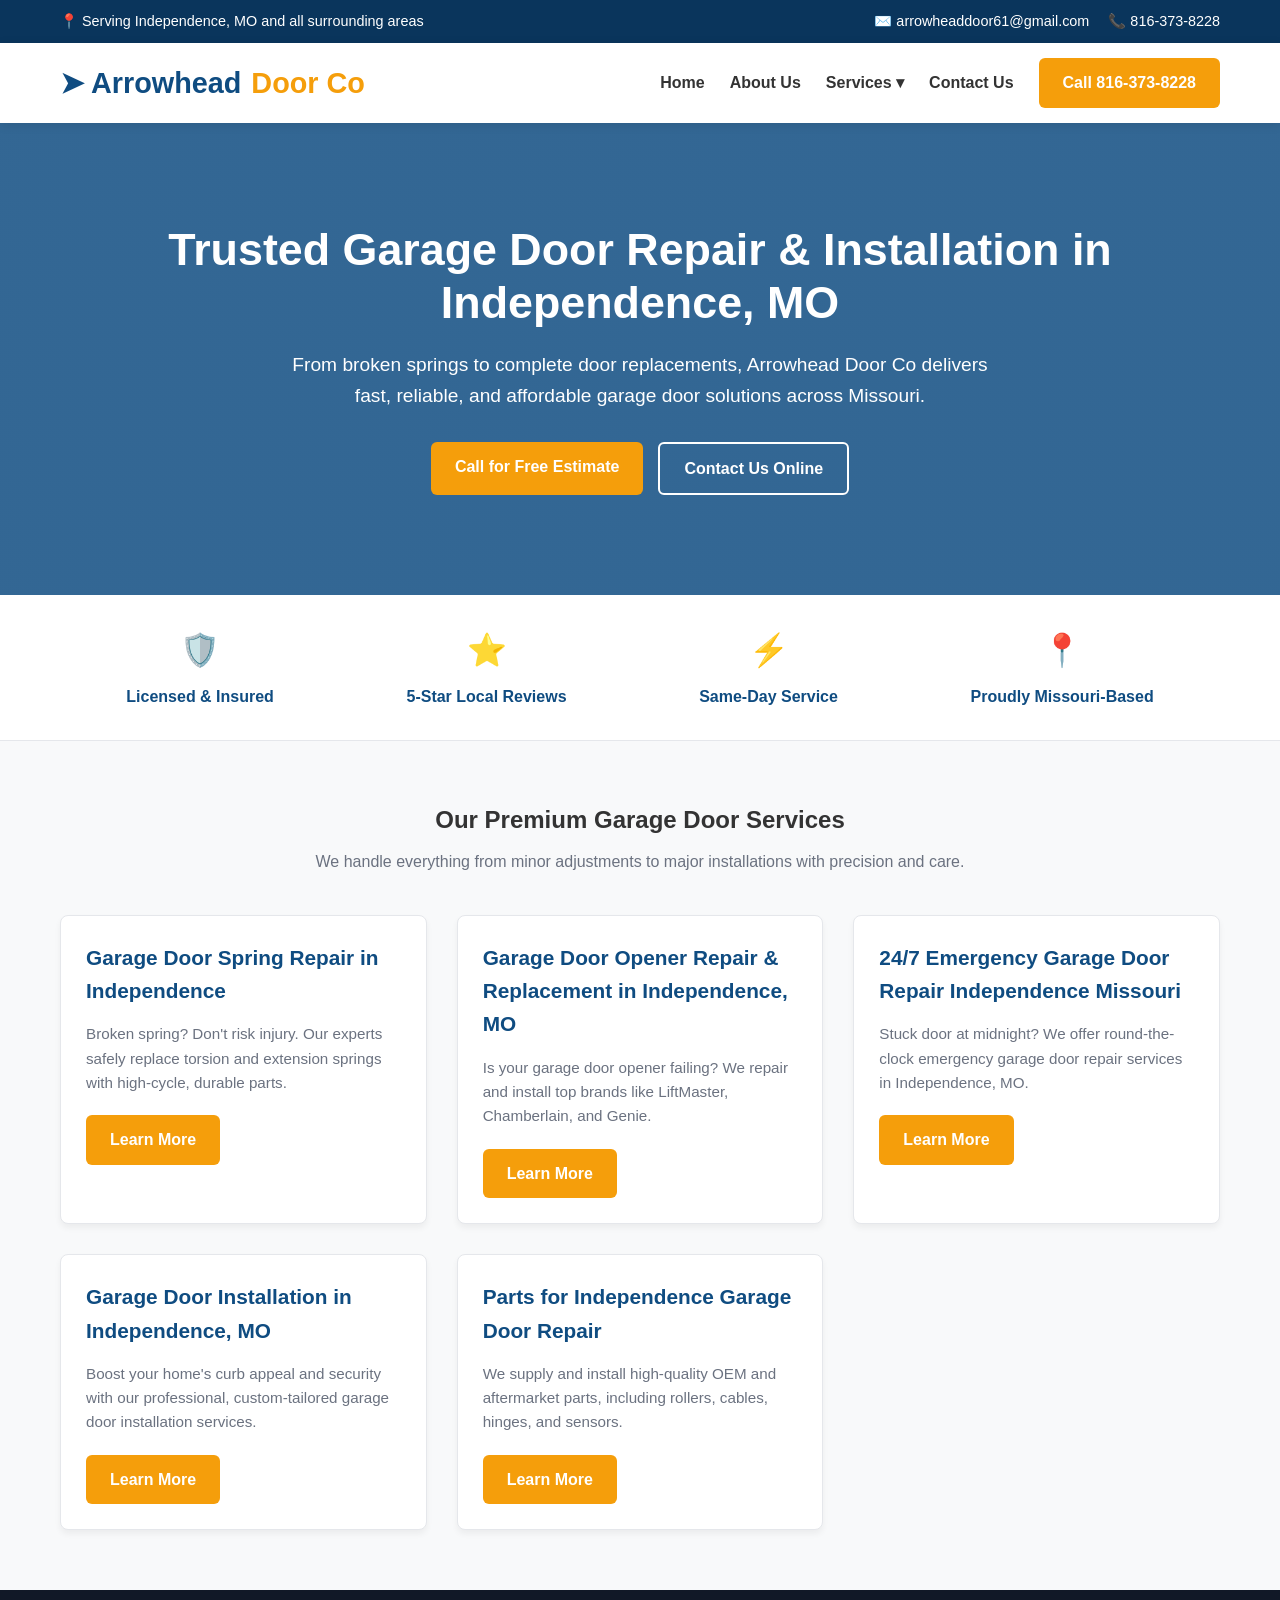
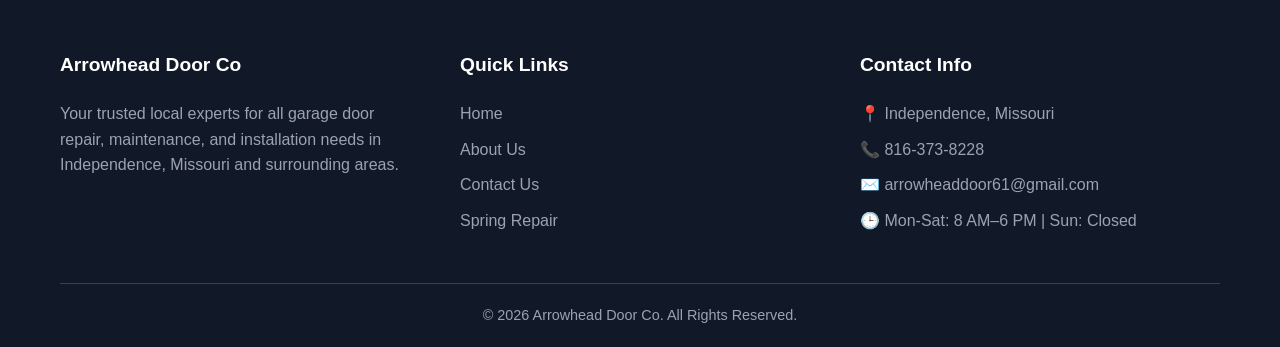
<file: index.html>
<!DOCTYPE html>
<html lang="en">
<head>
    <meta charset="UTF-8">
    <meta name="viewport" content="width=device-width, initial-scale=1.0">
    <title>Garage Door Repair & Installation in Independence, MO | Arrowhead Door Co</title>
    <meta name="description" content="Arrowhead Door Co provides expert garage door spring repair, opener replacement, and 24/7 emergency service in Independence, MO. Call 816-373-8228 for a free estimate.">
    <link rel="stylesheet" href="style.css">
    <script type="application/ld+json">
    {
      "@context": "https://schema.org",
      "@type": "LocalBusiness",
      "name": "Arrowhead Door Co",
      "image": "https://arrowheadkc.com/logo.png",
      "telephone": "816-373-8228",
      "email": "arrowheaddoor61@gmail.com",
      "address": {
        "@type": "PostalAddress",
        "addressLocality": "Independence",
        "addressRegion": "MO",
        "addressCountry": "US"
      },
      "openingHours": "Mo-Sa 08:00-18:00",
      "priceRange": "$$"
    }
    </script>
</head>
<body>
    <div class="top-bar">
        <div class="container">
            <span>📍 Serving Independence, MO and all surrounding areas</span>
            <div>
                <a href="mailto:arrowheaddoor61@gmail.com">✉️ arrowheaddoor61@gmail.com</a>
                <a href="tel:8163738228">📞 816-373-8228</a>
            </div>
        </div>
    </div>
    <header>
        <div class="nav-container">
            <a href="https://arrowheadkc.com/" class="logo">➤ Arrowhead <span>Door Co</span></a>
            <nav>
                <ul>
                    <li><a href="index.html">Home</a></li>
                    <li><a href="about.html">About Us</a></li>
                    <li class="dropdown">
                        <a href="#">Services ▾</a>
                        <div class="dropdown-content">
                            <a href="garage-door-spring-repair.html">Garage Door Spring Repair in Independence</a>
                            <a href="garage-door-opener-repair.html">Garage Door Opener Repair & Replacement in Independence, MO</a>
                            <a href="emergency-garage-door-repair.html">24/7 Emergency Garage Door Repair Independence Missouri</a>
                            <a href="garage-door-installation.html">Garage Door Installation in Independence, MO</a>
                            <a href="parts-garage-door-repair.html">Parts for Independence Garage Door Repair</a>
                        </div>
                    </li>
                    <li><a href="contact.html">Contact Us</a></li>
                    <li><a href="tel:8163738228" class="btn btn-primary">Call 816-373-8228</a></li>
                </ul>
            </nav>
        </div>
    </header>

    <section class="hero">
        <div class="container">
            <h1>Trusted Garage Door Repair & Installation in Independence, MO</h1>
            <p>From broken springs to complete door replacements, Arrowhead Door Co delivers fast, reliable, and affordable garage door solutions across Missouri.</p>
            <div class="hero-btns">
                <a href="tel:8163738228" class="btn btn-primary">Call for Free Estimate</a>
                <a href="contact.html" class="btn btn-outline">Contact Us Online</a>
            </div>
        </div>
    </section>

    <div class="trust-badges">
        <div class="container" style="display:flex; justify-content:space-around; flex-wrap:wrap; width:100%;">
            <div class="badge"><span class="badge-icon">🛡️</span> Licensed & Insured</div>
            <div class="badge"><span class="badge-icon">⭐</span> 5-Star Local Reviews</div>
            <div class="badge"><span class="badge-icon">⚡</span> Same-Day Service</div>
            <div class="badge"><span class="badge-icon">📍</span> Proudly Missouri-Based</div>
        </div>
    </div>

    <section class="section-padding bg-light">
        <div class="container">
            <h2 class="text-center">Our Premium Garage Door Services</h2>
            <p class="text-center" style="max-width:700px; margin: 10px auto 40px; color: var(--text-light);">We handle everything from minor adjustments to major installations with precision and care.</p>
            <div class="services-grid">
                <div class="service-card">
                    <div class="service-card-body">
                        <h3>Garage Door Spring Repair in Independence</h3>
                        <p>Broken spring? Don't risk injury. Our experts safely replace torsion and extension springs with high-cycle, durable parts.</p>
                        <a href="https://arrowheadkc.com/garage-door-spring-repair-in-independence-expert-service-you-can-trust/" class="btn btn-primary">Learn More</a>
                    </div>
                </div>
                <div class="service-card">
                    <div class="service-card-body">
                        <h3>Garage Door Opener Repair & Replacement in Independence, MO</h3>
                        <p>Is your garage door opener failing? We repair and install top brands like LiftMaster, Chamberlain, and Genie.</p>
                        <a href="https://arrowheadkc.com/garage-door-opener-repair-independence-mo/" class="btn btn-primary">Learn More</a>
                    </div>
                </div>
                <div class="service-card">
                    <div class="service-card-body">
                        <h3>24/7 Emergency Garage Door Repair Independence Missouri</h3>
                        <p>Stuck door at midnight? We offer round-the-clock emergency garage door repair services in Independence, MO.</p>
                        <a href="https://arrowheadkc.com/24-7-emergency-garage-door-repair-independence-missouri/" class="btn btn-primary">Learn More</a>
                    </div>
                </div>
                <div class="service-card">
                    <div class="service-card-body">
                        <h3>Garage Door Installation in Independence, MO</h3>
                        <p>Boost your home's curb appeal and security with our professional, custom-tailored garage door installation services.</p>
                        <a href="https://arrowheadkc.com/garage-door-installation-in-independence-expert-service-you-can-trust/" class="btn btn-primary">Learn More</a>
                    </div>
                </div>
                <div class="service-card">
                    <div class="service-card-body">
                        <h3>Parts for Independence Garage Door Repair</h3>
                        <p>We supply and install high-quality OEM and aftermarket parts, including rollers, cables, hinges, and sensors.</p>
                        <a href="https://arrowheadkc.com/parts-for-independence-garage-door-repair/" class="btn btn-primary">Learn More</a>
                    </div>
                </div>
            </div>
        </div>
    </section>

    <footer>
        <div class="container">
            <div class="footer-grid">
                <div class="footer-col">
                    <h4>Arrowhead Door Co</h4>
                    <p>Your trusted local experts for all garage door repair, maintenance, and installation needs in Independence, Missouri and surrounding areas.</p>
                </div>
                <div class="footer-col">
                    <h4>Quick Links</h4>
                    <ul>
                        <li><a href="index.html">Home</a></li>
                        <li><a href="about.html">About Us</a></li>
                        <li><a href="contact.html">Contact Us</a></li>
                        <li><a href="https://arrowheadkc.com/garage-door-spring-repair-in-independence-expert-service-you-can-trust/">Spring Repair</a></li>
                    </ul>
                </div>
                <div class="footer-col">
                    <h4>Contact Info</h4>
                    <ul>
                        <li>📍 Independence, Missouri</li>
                        <li>📞 <a href="tel:8163738228">816-373-8228</a></li>
                        <li>✉️ <a href="mailto:arrowheaddoor61@gmail.com">arrowheaddoor61@gmail.com</a></li>
                        <li>🕒 Mon-Sat: 8 AM–6 PM | Sun: Closed</li>
                    </ul>
                </div>
            </div>
            <div class="copyright">
                &copy; 2026 Arrowhead Door Co. All Rights Reserved.
            </div>
        </div>
    </footer>
</body>
</html>
</file>
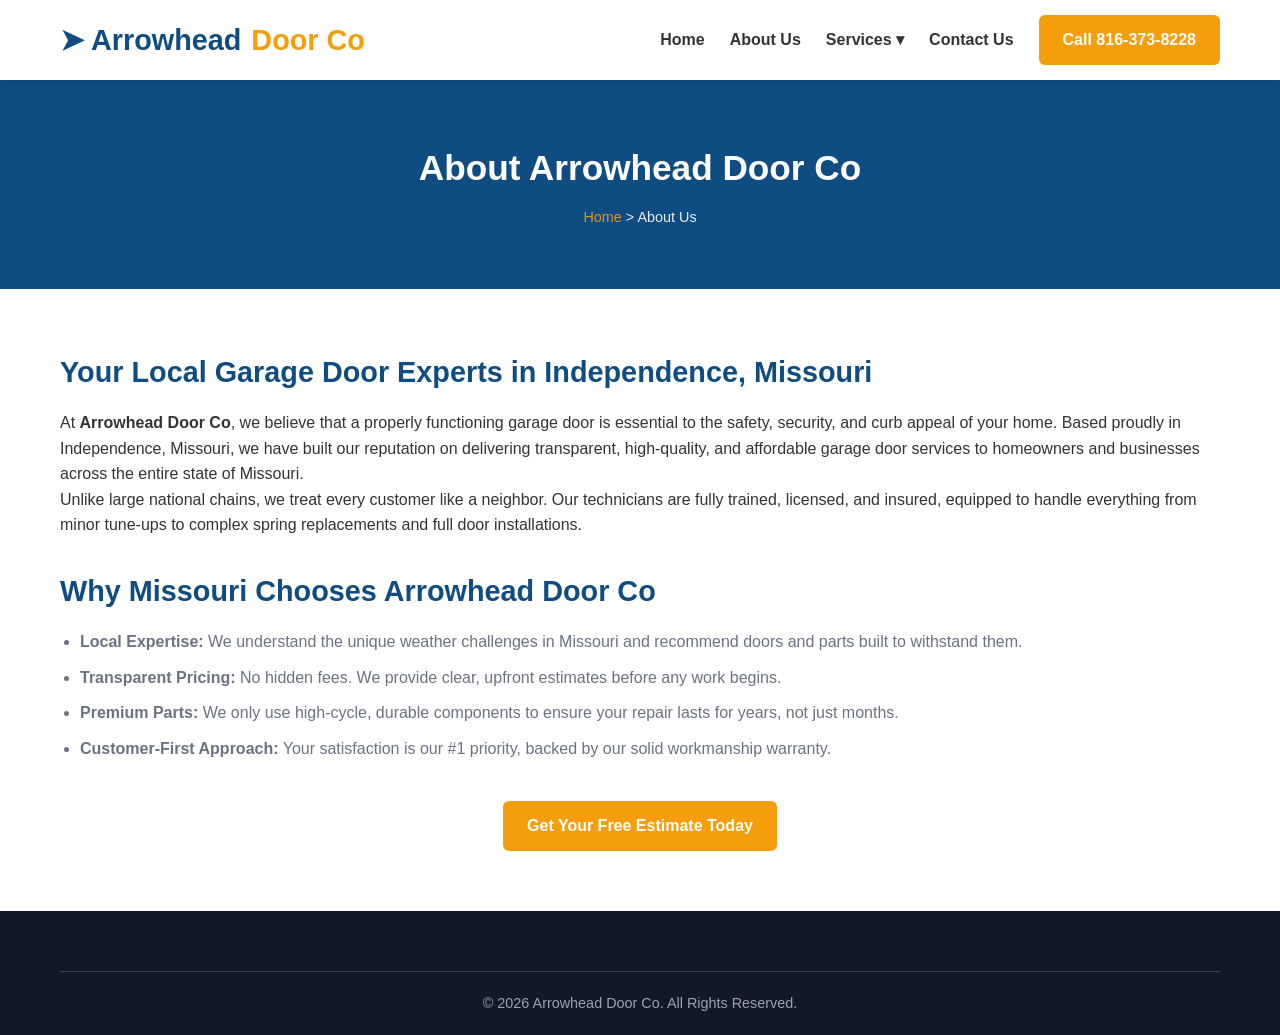
<file: about.html>
<!DOCTYPE html>
<html lang="en">
<head>
    <meta charset="UTF-8">
    <meta name="viewport" content="width=device-width, initial-scale=1.0">
    <title>About Us | Arrowhead Door Co - Independence, MO</title>
    <meta name="description" content="Learn about Arrowhead Door Co, Independence, MO's trusted local garage door repair and installation experts. Licensed, insured, and committed to quality.">
    <link rel="stylesheet" href="style.css">
</head>
<body>
    <!-- Include the same Header from index.html here -->
    <header>
        <div class="nav-container">
            <a href="index.html" class="logo">➤ Arrowhead <span>Door Co</span></a>
            <nav>
                <ul>
                    <li><a href="index.html">Home</a></li>
                    <li><a href="about.html">About Us</a></li>
                    <li class="dropdown">
                        <a href="#">Services ▾</a>
                        <div class="dropdown-content">
                            <a href="garage-door-spring-repair.html">Garage Door Spring Repair in Independence</a>
                            <a href="garage-door-opener-repair.html">Garage Door Opener Repair & Replacement in Independence, MO</a>
                            <a href="emergency-garage-door-repair.html">24/7 Emergency Garage Door Repair Independence Missouri</a>
                            <a href="garage-door-installation.html">Garage Door Installation in Independence, MO</a>
                            <a href="parts-garage-door-repair.html">Parts for Independence Garage Door Repair</a>
                        </div>
                    </li>
                    <li><a href="contact.html">Contact Us</a></li>
                    <li><a href="tel:8163738228" class="btn btn-primary">Call 816-373-8228</a></li>
                </ul>
            </nav>
        </div>
    </header>

    <div class="page-header">
        <div class="container">
            <h1>About Arrowhead Door Co</h1>
            <div class="breadcrumb"><a href="index.html">Home</a> > About Us</div>
        </div>
    </div>

    <section class="section-padding">
        <div class="container">
            <div class="content-block">
                <h2>Your Local Garage Door Experts in Independence, Missouri</h2>
                <p>At <strong>Arrowhead Door Co</strong>, we believe that a properly functioning garage door is essential to the safety, security, and curb appeal of your home. Based proudly in Independence, Missouri, we have built our reputation on delivering transparent, high-quality, and affordable garage door services to homeowners and businesses across the entire state of Missouri.</p>
                <p>Unlike large national chains, we treat every customer like a neighbor. Our technicians are fully trained, licensed, and insured, equipped to handle everything from minor tune-ups to complex spring replacements and full door installations.</p>
            </div>
            
            <div class="content-block">
                <h2>Why Missouri Chooses Arrowhead Door Co</h2>
                <ul>
                    <li><strong>Local Expertise:</strong> We understand the unique weather challenges in Missouri and recommend doors and parts built to withstand them.</li>
                    <li><strong>Transparent Pricing:</strong> No hidden fees. We provide clear, upfront estimates before any work begins.</li>
                    <li><strong>Premium Parts:</strong> We only use high-cycle, durable components to ensure your repair lasts for years, not just months.</li>
                    <li><strong>Customer-First Approach:</strong> Your satisfaction is our #1 priority, backed by our solid workmanship warranty.</li>
                </ul>
            </div>

            <div class="text-center" style="margin-top: 40px;">
                <a href="contact.html" class="btn btn-primary">Get Your Free Estimate Today</a>
            </div>
        </div>
    </section>

    <!-- Include the same Footer from index.html here -->
    <footer>
        <div class="container">
            <div class="copyright">&copy; 2026 Arrowhead Door Co. All Rights Reserved.</div>
        </div>
    </footer>
</body>
</html>
</file>
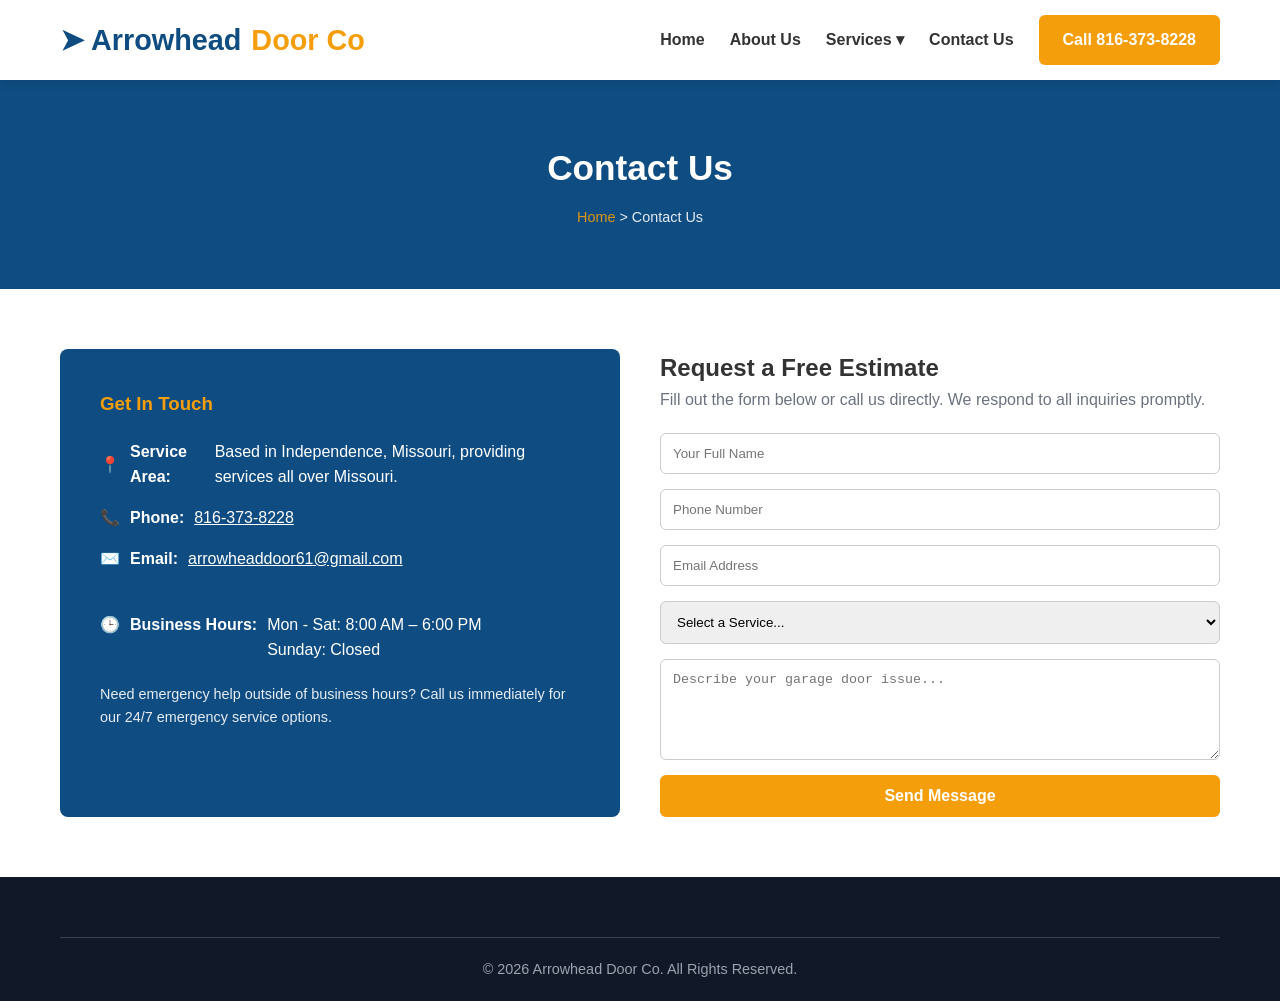
<file: contact.html>
<!DOCTYPE html>
<html lang="en">
<head>
    <meta charset="UTF-8">
    <meta name="viewport" content="width=device-width, initial-scale=1.0">
    <title>Contact Us | Arrowhead Door Co - 816-373-8228</title>
    <meta name="description" content="Contact Arrowhead Door Co for fast garage door repair in Independence, MO. Call 816-373-8228 or email us for a free, no-obligation estimate.">
    <link rel="stylesheet" href="style.css">
</head>
<body>
    <header>
        <div class="nav-container">
            <a href="index.html" class="logo">➤ Arrowhead <span>Door Co</span></a>
            <nav>
                <ul>
                    <li><a href="index.html">Home</a></li>
                    <li><a href="about.html">About Us</a></li>
                    <li class="dropdown">
                        <a href="#">Services ▾</a>
                        <div class="dropdown-content">
                            <a href="garage-door-spring-repair.html">Garage Door Spring Repair in Independence</a>
                            <a href="garage-door-opener-repair.html">Garage Door Opener Repair & Replacement in Independence, MO</a>
                            <a href="emergency-garage-door-repair.html">24/7 Emergency Garage Door Repair Independence Missouri</a>
                            <a href="garage-door-installation.html">Garage Door Installation in Independence, MO</a>
                            <a href="parts-garage-door-repair.html">Parts for Independence Garage Door Repair</a>
                        </div>
                    </li>
                    <li><a href="contact.html">Contact Us</a></li>
                    <li><a href="tel:8163738228" class="btn btn-primary">Call 816-373-8228</a></li>
                </ul>
            </nav>
        </div>
    </header>

    <div class="page-header">
        <div class="container">
            <h1>Contact Us</h1>
            <div class="breadcrumb"><a href="index.html">Home</a> > Contact Us</div>
        </div>
    </div>

    <section class="section-padding">
        <div class="container">
            <div class="contact-grid">
                <div class="contact-info-box">
                    <h3>Get In Touch</h3>
                    <p>📍 <strong>Service Area:</strong> Based in Independence, Missouri, providing services all over Missouri.</p>
                    <p>📞 <strong>Phone:</strong> <a href="tel:8163738228" style="color:white; text-decoration:underline;">816-373-8228</a></p>
                    <p>✉️ <strong>Email:</strong> <a href="mailto:arrowheaddoor61@gmail.com" style="color:white; text-decoration:underline;">arrowheaddoor61@gmail.com</a></p>
                    <p>🕒 <strong>Business Hours:</strong><br>Mon - Sat: 8:00 AM – 6:00 PM<br>Sunday: Closed</p>
                    <p style="margin-top:20px; font-size:0.9rem; opacity:0.9;">Need emergency help outside of business hours? Call us immediately for our 24/7 emergency service options.</p>
                </div>
                <div>
                    <h2>Request a Free Estimate</h2>
                    <p style="margin-bottom:20px; color:var(--text-light);">Fill out the form below or call us directly. We respond to all inquiries promptly.</p>
                    <form action="mailto:arrowheaddoor61@gmail.com" method="post" enctype="text/plain" style="display:flex; flex-direction:column; gap:15px;">
                        <input type="text" name="name" placeholder="Your Full Name" required style="padding:12px; border:1px solid #ccc; border-radius:6px;">
                        <input type="tel" name="phone" placeholder="Phone Number" required style="padding:12px; border:1px solid #ccc; border-radius:6px;">
                        <input type="email" name="email" placeholder="Email Address" required style="padding:12px; border:1px solid #ccc; border-radius:6px;">
                        <select name="service" style="padding:12px; border:1px solid #ccc; border-radius:6px;">
                            <option value="">Select a Service...</option>
                            <option value="Spring Repair">Spring Repair</option>
                            <option value="Opener Repair">Opener Repair & Replacement</option>
                            <option value="Emergency">24/7 Emergency Repair</option>
                            <option value="Installation">New Installation</option>
                            <option value="Parts">Parts Needed</option>
                        </select>
                        <textarea name="message" rows="5" placeholder="Describe your garage door issue..." required style="padding:12px; border:1px solid #ccc; border-radius:6px;"></textarea>
                        <button type="submit" class="btn btn-primary" style="border:none; font-size:1rem;">Send Message</button>
                    </form>
                </div>
            </div>
        </div>
    </section>

    <footer>
        <div class="container">
            <div class="copyright">&copy; 2026 Arrowhead Door Co. All Rights Reserved.</div>
        </div>
    </footer>
</body>
</html>
</file>
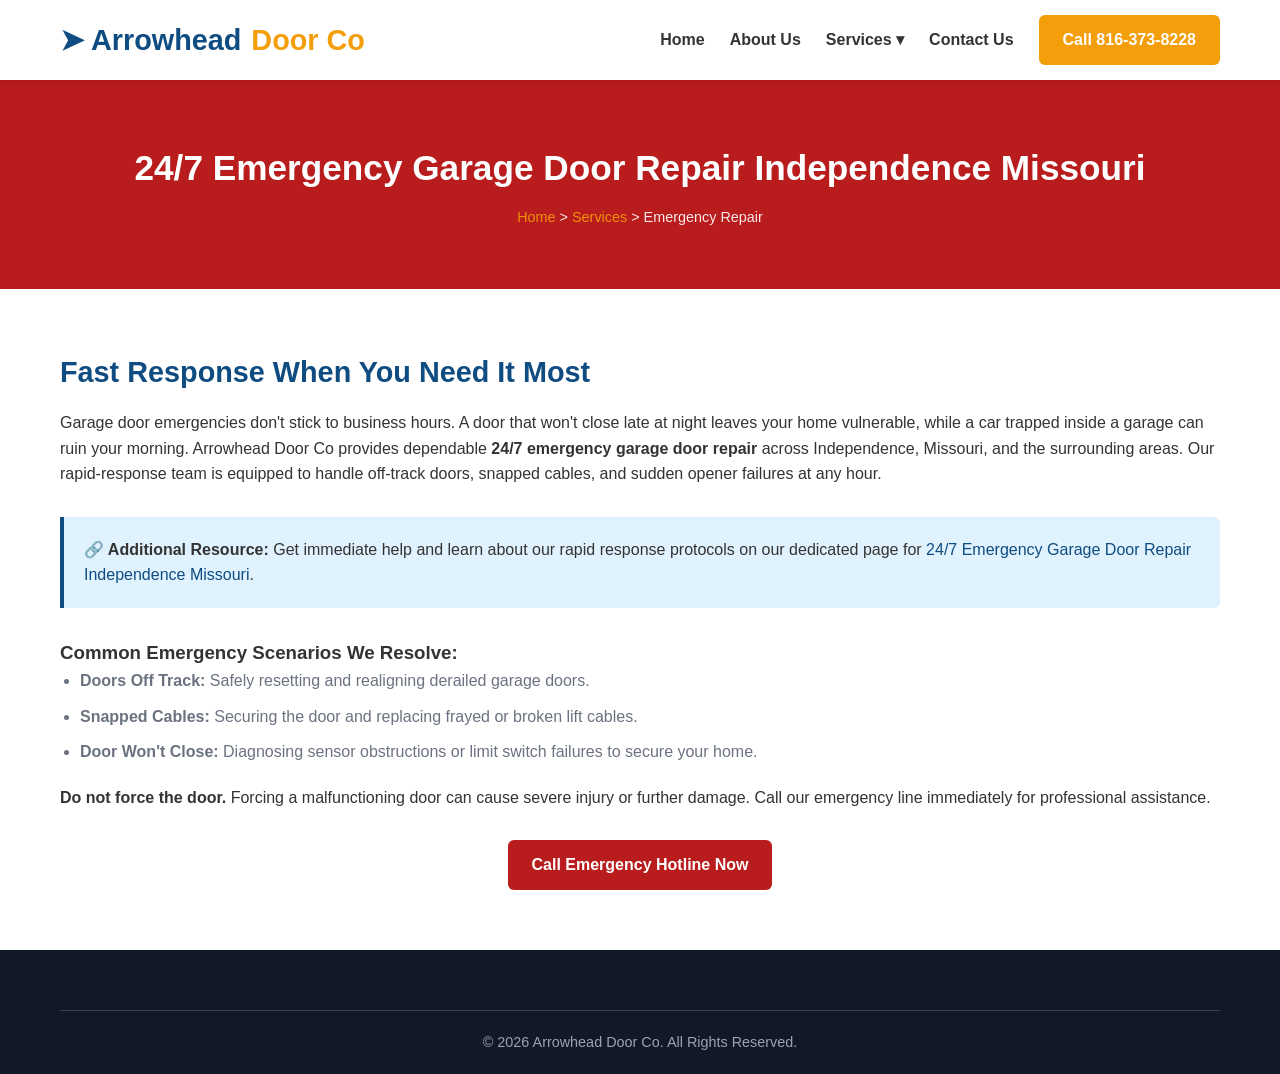
<file: emergency-garage-door-repair.html>
<!DOCTYPE html>
<html lang="en">
<head>
    <meta charset="UTF-8">
    <meta name="viewport" content="width=device-width, initial-scale=1.0">
    <title>24/7 Emergency Garage Door Repair Independence Missouri</title>
    <meta name="description" content="Stuck garage door? Arrowhead Door Co offers 24/7 emergency garage door repair in Independence, Missouri. Fast, reliable, and safe service. Call now.">
    <link rel="stylesheet" href="style.css">
</head>
<body>
    <header><div class="nav-container"><a href="index.html" class="logo">➤ Arrowhead <span>Door Co</span></a><nav><ul><li><a href="index.html">Home</a></li><li><a href="about.html">About Us</a></li><li class="dropdown"><a href="#">Services ▾</a><div class="dropdown-content"><a href="https://arrowheadkc.com/garage-door-spring-repair-in-independence-expert-service-you-can-trust/">Spring Repair</a><a href="https://arrowheadkc.com/garage-door-opener-repair-independence-mo/">Opener Repair & Replacement</a><a href="https://arrowheadkc.com/24-7-emergency-garage-door-repair-independence-missouri/">24/7 Emergency Repair</a><a href="https://arrowheadkc.com/garage-door-installation-in-independence-expert-service-you-can-trust/">New Installation</a><a href="https://arrowheadkc.com/parts-for-independence-garage-door-repair/">Garage Door Parts</a></div></li><li><a href="contact.html">Contact Us</a></li><li><a href="tel:8163738228" class="btn btn-primary">Call 816-373-8228</a></li></ul></nav></div></header>

    <div class="page-header" style="background: #b91c1c;"><div class="container"><h1>24/7 Emergency Garage Door Repair Independence Missouri</h1><div class="breadcrumb"><a href="index.html">Home</a> > <a href="#">Services</a> > Emergency Repair</div></div></div>

    <section class="section-padding">
        <div class="container">
            <div class="content-block">
                <h2>Fast Response When You Need It Most</h2>
                <p>Garage door emergencies don't stick to business hours. A door that won't close late at night leaves your home vulnerable, while a car trapped inside a garage can ruin your morning. Arrowhead Door Co provides dependable <strong>24/7 emergency garage door repair</strong> across Independence, Missouri, and the surrounding areas. Our rapid-response team is equipped to handle off-track doors, snapped cables, and sudden opener failures at any hour.</p>
                
                <div class="external-link-box">
                    <strong>🔗 Additional Resource:</strong> Get immediate help and learn about our rapid response protocols on our dedicated page for <a href="https://arrowheadkc.com/24-7-emergency-garage-door-repair-independence-missouri/" target="_blank" rel="noopener">24/7 Emergency Garage Door Repair Independence Missouri</a>.
                </div>

                <h3>Common Emergency Scenarios We Resolve:</h3>
                <ul>
                    <li><strong>Doors Off Track:</strong> Safely resetting and realigning derailed garage doors.</li>
                    <li><strong>Snapped Cables:</strong> Securing the door and replacing frayed or broken lift cables.</li>
                    <li><strong>Door Won't Close:</strong> Diagnosing sensor obstructions or limit switch failures to secure your home.</li>
                </ul>
                <p><strong>Do not force the door.</strong> Forcing a malfunctioning door can cause severe injury or further damage. Call our emergency line immediately for professional assistance.</p>
            </div>
            <div class="text-center"><a href="tel:8163738228" class="btn btn-primary" style="background:#b91c1c;">Call Emergency Hotline Now</a></div>
        </div>
    </section>
    <footer><div class="container"><div class="copyright">&copy; 2026 Arrowhead Door Co. All Rights Reserved.</div></div></footer>
</body>
</html>
</file>
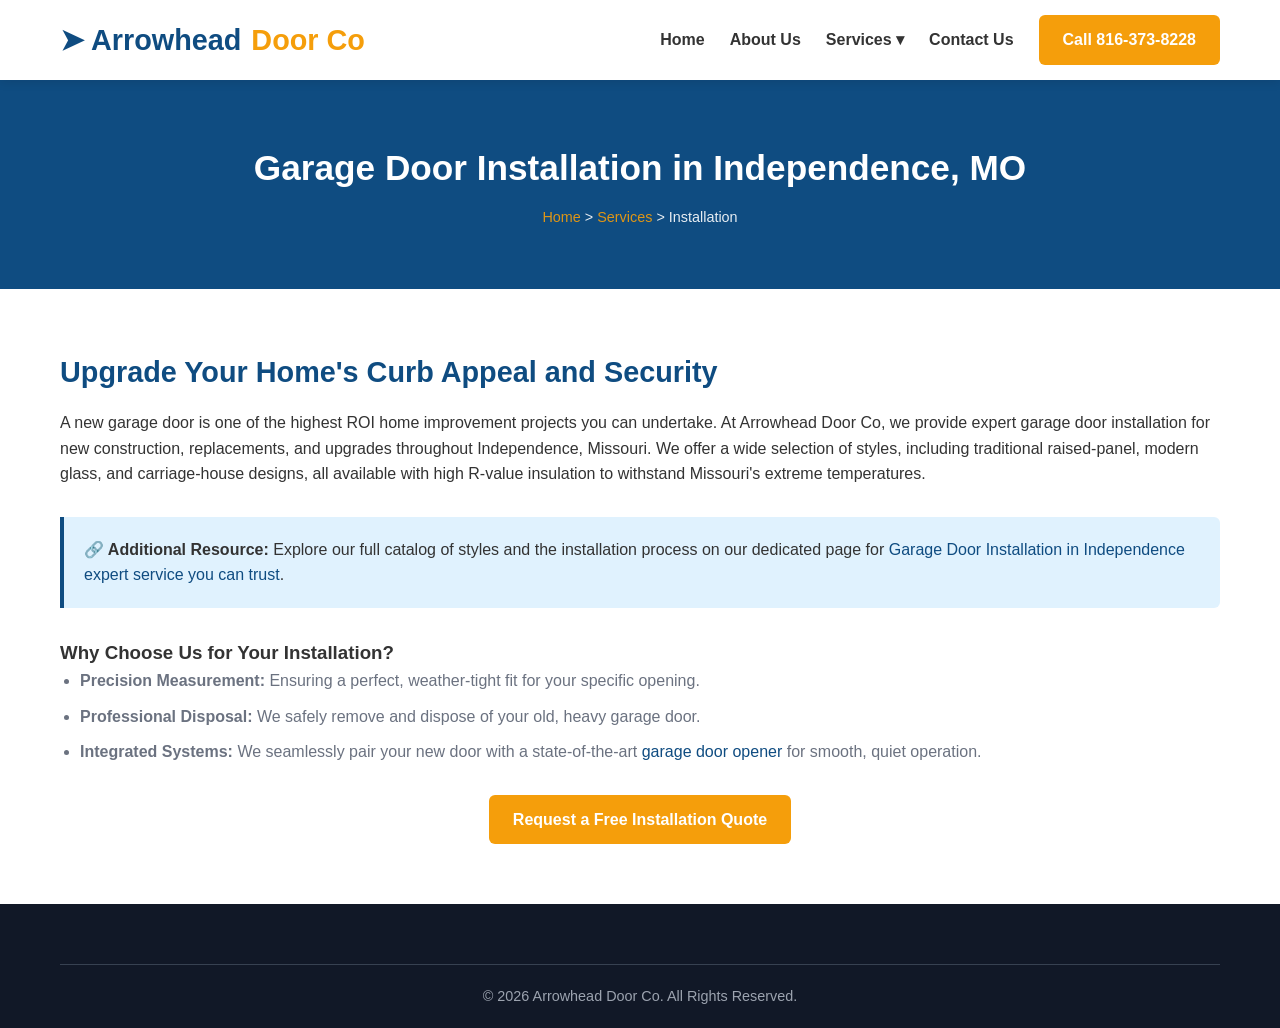
<file: garage-door-installation.html>
<!DOCTYPE html>
<html lang="en">
<head>
    <meta charset="UTF-8">
    <meta name="viewport" content="width=device-width, initial-scale=1.0">
    <title>Garage Door Installation in Independence, MO | Arrowhead Door Co</title>
    <meta name="description" content="Professional garage door installation in Independence, MO. Boost curb appeal and security with custom, insulated doors from Arrowhead Door Co.">
    <link rel="stylesheet" href="style.css">
</head>
<body>
    <header><div class="nav-container"><a href="index.html" class="logo">➤ Arrowhead <span>Door Co</span></a><nav><ul><li><a href="index.html">Home</a></li><li><a href="about.html">About Us</a></li><li class="dropdown"><a href="#">Services ▾</a><div class="dropdown-content"><a href="https://arrowheadkc.com/garage-door-spring-repair-in-independence-expert-service-you-can-trust/">Spring Repair</a><a href="https://arrowheadkc.com/garage-door-opener-repair-independence-mo/">Opener Repair & Replacement</a><a href="https://arrowheadkc.com/24-7-emergency-garage-door-repair-independence-missouri/">24/7 Emergency Repair</a><a href="https://arrowheadkc.com/garage-door-installation-in-independence-expert-service-you-can-trust/">New Installation</a><a href="https://arrowheadkc.com/parts-for-independence-garage-door-repair/">Garage Door Parts</a></div></li><li><a href="contact.html">Contact Us</a></li><li><a href="tel:8163738228" class="btn btn-primary">Call 816-373-8228</a></li></ul></nav></div></header>

    <div class="page-header"><div class="container"><h1>Garage Door Installation in Independence, MO</h1><div class="breadcrumb"><a href="index.html">Home</a> > <a href="#">Services</a> > Installation</div></div></div>

    <section class="section-padding">
        <div class="container">
            <div class="content-block">
                <h2>Upgrade Your Home's Curb Appeal and Security</h2>
                <p>A new garage door is one of the highest ROI home improvement projects you can undertake. At Arrowhead Door Co, we provide expert garage door installation for new construction, replacements, and upgrades throughout Independence, Missouri. We offer a wide selection of styles, including traditional raised-panel, modern glass, and carriage-house designs, all available with high R-value insulation to withstand Missouri's extreme temperatures.</p>
                
                <div class="external-link-box">
                    <strong>🔗 Additional Resource:</strong> Explore our full catalog of styles and the installation process on our dedicated page for <a href="https://arrowheadkc.com/garage-door-installation-in-independence-expert-service-you-can-trust/" target="_blank" rel="noopener">Garage Door Installation in Independence expert service you can trust</a>.
                </div>

                <h3>Why Choose Us for Your Installation?</h3>
                <ul>
                    <li><strong>Precision Measurement:</strong> Ensuring a perfect, weather-tight fit for your specific opening.</li>
                    <li><strong>Professional Disposal:</strong> We safely remove and dispose of your old, heavy garage door.</li>
                    <li><strong>Integrated Systems:</strong> We seamlessly pair your new door with a state-of-the-art <a href="https://arrowheadkc.com/garage-door-opener-repair-independence-mo/">garage door opener</a> for smooth, quiet operation.</li>
                </ul>
            </div>
            <div class="text-center"><a href="contact.html" class="btn btn-primary">Request a Free Installation Quote</a></div>
        </div>
    </section>
    <footer><div class="container"><div class="copyright">&copy; 2026 Arrowhead Door Co. All Rights Reserved.</div></div></footer>
</body>
</html>
</file>
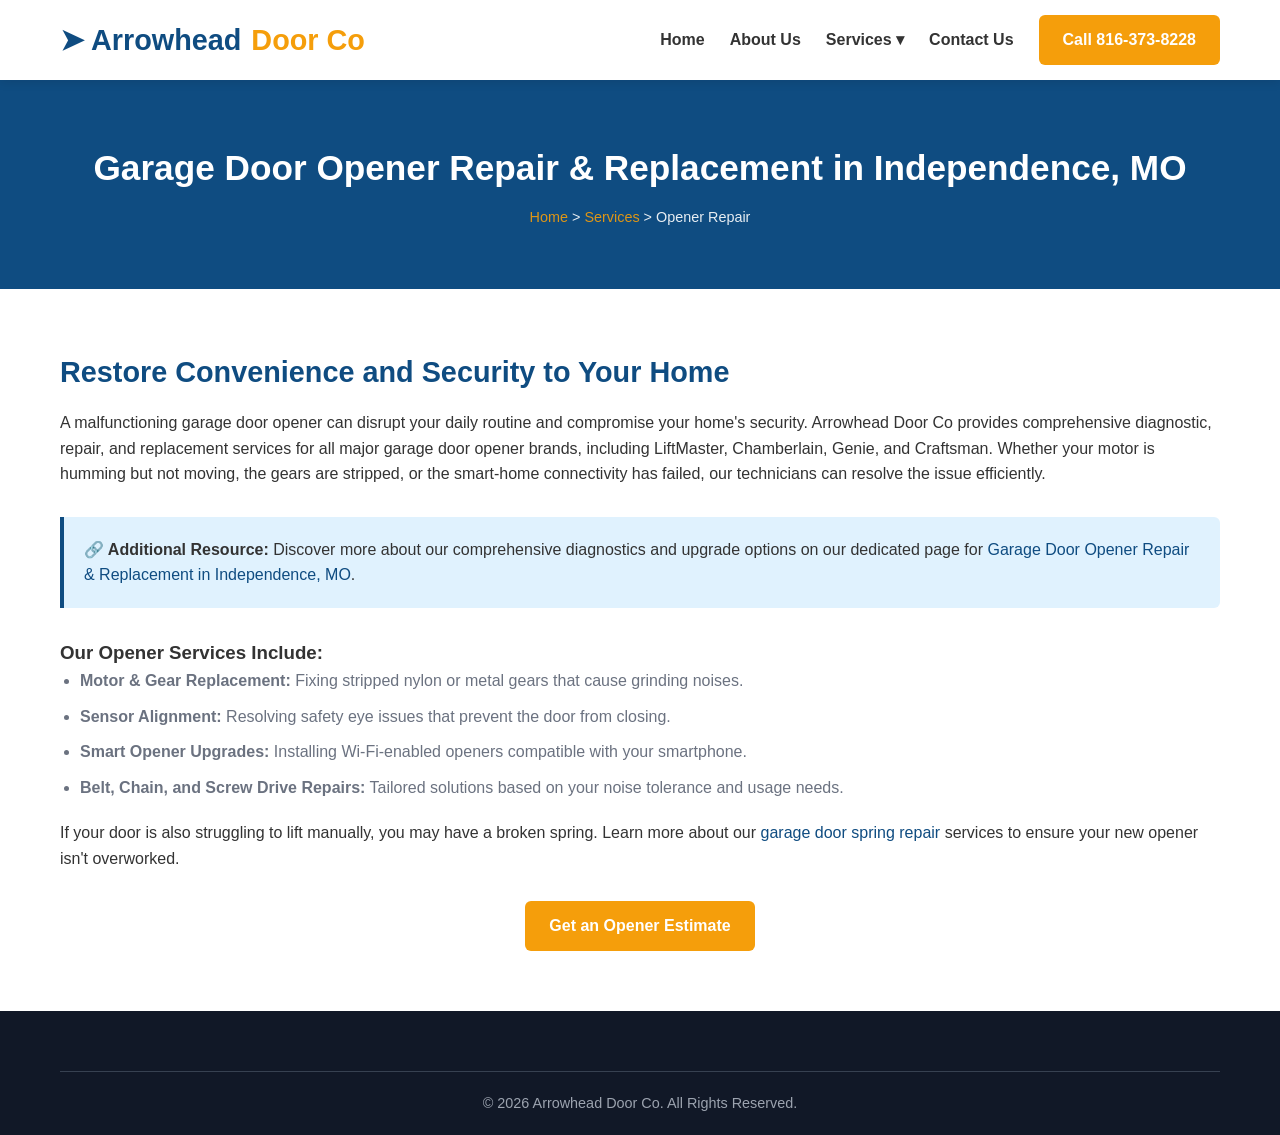
<file: garage-door-opener-repair.html>
<!DOCTYPE html>
<html lang="en">
<head>
    <meta charset="UTF-8">
    <meta name="viewport" content="width=device-width, initial-scale=1.0">
    <title>Garage Door Opener Repair & Replacement Independence, MO</title>
    <meta name="description" content="Expert garage door opener repair and replacement in Independence, MO. We service LiftMaster, Chamberlain, Genie & more. Call Arrowhead Door Co today.">
    <link rel="stylesheet" href="style.css">
</head>
<body>
    <header><div class="nav-container"><a href="index.html" class="logo">➤ Arrowhead <span>Door Co</span></a><nav><ul><li><a href="index.html">Home</a></li><li><a href="about.html">About Us</a></li><li class="dropdown"><a href="#">Services ▾</a><div class="dropdown-content"><a href="https://arrowheadkc.com/garage-door-spring-repair-in-independence-expert-service-you-can-trust/">Spring Repair</a><a href="https://arrowheadkc.com/garage-door-opener-repair-independence-mo/">Opener Repair & Replacement</a><a href="https://arrowheadkc.com/24-7-emergency-garage-door-repair-independence-missouri/">24/7 Emergency Repair</a><a href="https://arrowheadkc.com/garage-door-installation-in-independence-expert-service-you-can-trust/">New Installation</a><a href="https://arrowheadkc.com/parts-for-independence-garage-door-repair/">Garage Door Parts</a></div></li><li><a href="contact.html">Contact Us</a></li><li><a href="tel:8163738228" class="btn btn-primary">Call 816-373-8228</a></li></ul></nav></div></header>

    <div class="page-header"><div class="container"><h1>Garage Door Opener Repair & Replacement in Independence, MO</h1><div class="breadcrumb"><a href="index.html">Home</a> > <a href="#">Services</a> > Opener Repair</div></div></div>

    <section class="section-padding">
        <div class="container">
            <div class="content-block">
                <h2>Restore Convenience and Security to Your Home</h2>
                <p>A malfunctioning garage door opener can disrupt your daily routine and compromise your home's security. Arrowhead Door Co provides comprehensive diagnostic, repair, and replacement services for all major garage door opener brands, including LiftMaster, Chamberlain, Genie, and Craftsman. Whether your motor is humming but not moving, the gears are stripped, or the smart-home connectivity has failed, our technicians can resolve the issue efficiently.</p>
                
                <div class="external-link-box">
                    <strong>🔗 Additional Resource:</strong> Discover more about our comprehensive diagnostics and upgrade options on our dedicated page for <a href="https://arrowheadkc.com/garage-door-opener-repair-independence-mo/" target="_blank" rel="noopener">Garage Door Opener Repair & Replacement in Independence, MO</a>.
                </div>

                <h3>Our Opener Services Include:</h3>
                <ul>
                    <li><strong>Motor & Gear Replacement:</strong> Fixing stripped nylon or metal gears that cause grinding noises.</li>
                    <li><strong>Sensor Alignment:</strong> Resolving safety eye issues that prevent the door from closing.</li>
                    <li><strong>Smart Opener Upgrades:</strong> Installing Wi-Fi-enabled openers compatible with your smartphone.</li>
                    <li><strong>Belt, Chain, and Screw Drive Repairs:</strong> Tailored solutions based on your noise tolerance and usage needs.</li>
                </ul>
                <p>If your door is also struggling to lift manually, you may have a broken spring. Learn more about our <a href="https://arrowheadkc.com/garage-door-spring-repair-in-independence-expert-service-you-can-trust/">garage door spring repair</a> services to ensure your new opener isn't overworked.</p>
            </div>
            <div class="text-center"><a href="tel:8163738228" class="btn btn-primary">Get an Opener Estimate</a></div>
        </div>
    </section>
    <footer><div class="container"><div class="copyright">&copy; 2026 Arrowhead Door Co. All Rights Reserved.</div></div></footer>
</body>
</html>
</file>
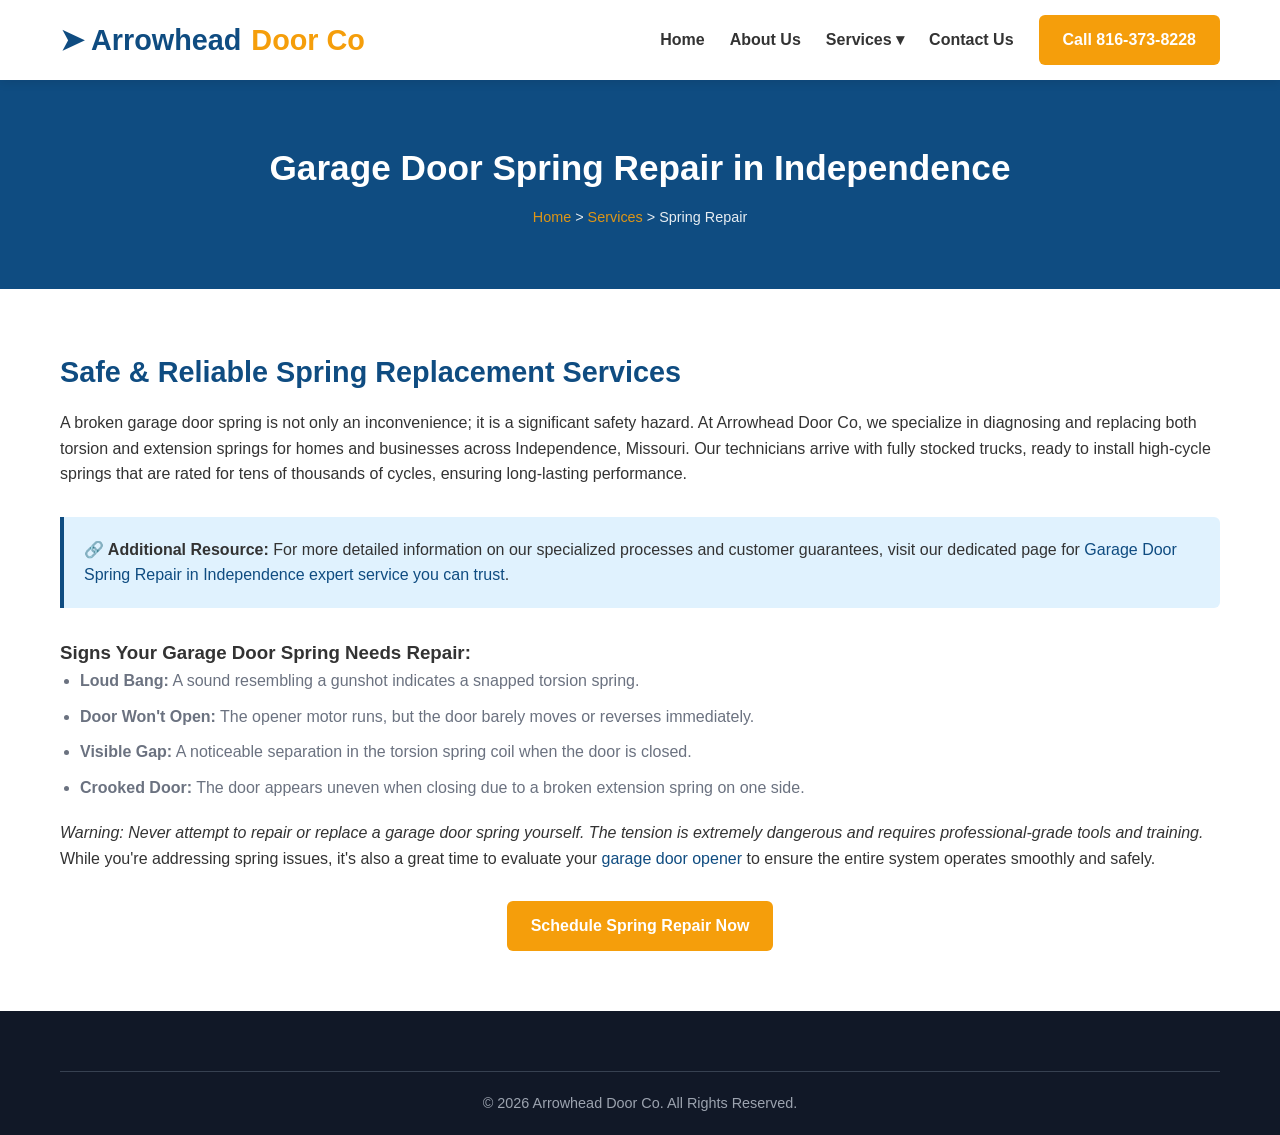
<file: garage-door-spring-repair.html>
<!DOCTYPE html>
<html lang="en">
<head>
    <meta charset="UTF-8">
    <meta name="viewport" content="width=device-width, initial-scale=1.0">
    <title>Garage Door Spring Repair in Independence, MO | Arrowhead Door Co</title>
    <meta name="description" content="Expert garage door spring repair in Independence, MO. Safe, fast torsion and extension spring replacement by Arrowhead Door Co. Call 816-373-8228.">
    <link rel="stylesheet" href="style.css">
</head>
<body>
    <!-- (Use same Header as index.html) -->
    <header><div class="nav-container"><a href="https://arrowheadkc.com/" class="logo">➤ Arrowhead <span>Door Co</span></a><nav><ul><li><a href="index.html">Home</a></li><li><a href="about.html">About Us</a></li><li class="dropdown"><a href="#">Services ▾</a><div class="dropdown-content"><a href="https://arrowheadkc.com/garage-door-spring-repair-in-independence-expert-service-you-can-trust/">Spring Repair</a><a href="https://arrowheadkc.com/garage-door-opener-repair-independence-mo/">Opener Repair & Replacement</a><a href="https://arrowheadkc.com/24-7-emergency-garage-door-repair-independence-missouri/">24/7 Emergency Repair</a><a href="https://arrowheadkc.com/garage-door-installation-in-independence-expert-service-you-can-trust/">New Installation</a><a href="https://arrowheadkc.com/parts-for-independence-garage-door-repair/">Garage Door Parts</a></div></li><li><a href="contact.html">Contact Us</a></li><li><a href="tel:8163738228" class="btn btn-primary">Call 816-373-8228</a></li></ul></nav></div></header>

    <div class="page-header">
        <div class="container">
            <h1>Garage Door Spring Repair in Independence</h1>
            <div class="breadcrumb"><a href="index.html">Home</a> > <a href="#">Services</a> > Spring Repair</div>
        </div>
    </div>

    <section class="section-padding">
        <div class="container">
            <div class="content-block">
                <h2>Safe & Reliable Spring Replacement Services</h2>
                <p>A broken garage door spring is not only an inconvenience; it is a significant safety hazard. At Arrowhead Door Co, we specialize in diagnosing and replacing both torsion and extension springs for homes and businesses across Independence, Missouri. Our technicians arrive with fully stocked trucks, ready to install high-cycle springs that are rated for tens of thousands of cycles, ensuring long-lasting performance.</p>
                
                <div class="external-link-box">
                    <strong>🔗 Additional Resource:</strong> For more detailed information on our specialized processes and customer guarantees, visit our dedicated page for <a href="https://arrowheadkc.com/garage-door-spring-repair-in-independence-expert-service-you-can-trust/" target="_blank" rel="noopener">Garage Door Spring Repair in Independence expert service you can trust</a>.
                </div>

                <h3>Signs Your Garage Door Spring Needs Repair:</h3>
                <ul>
                    <li><strong>Loud Bang:</strong> A sound resembling a gunshot indicates a snapped torsion spring.</li>
                    <li><strong>Door Won't Open:</strong> The opener motor runs, but the door barely moves or reverses immediately.</li>
                    <li><strong>Visible Gap:</strong> A noticeable separation in the torsion spring coil when the door is closed.</li>
                    <li><strong>Crooked Door:</strong> The door appears uneven when closing due to a broken extension spring on one side.</li>
                </ul>
                <p><em>Warning: Never attempt to repair or replace a garage door spring yourself. The tension is extremely dangerous and requires professional-grade tools and training.</em></p>
                
                <p>While you're addressing spring issues, it's also a great time to evaluate your <a href="https://arrowheadkc.com/garage-door-opener-repair-independence-mo/">garage door opener</a> to ensure the entire system operates smoothly and safely.</p>
            </div>
            <div class="text-center">
                <a href="tel:8163738228" class="btn btn-primary">Schedule Spring Repair Now</a>
            </div>
        </div>
    </section>

    <!-- (Use same Footer as index.html) -->
    <footer><div class="container"><div class="copyright">&copy; 2026 Arrowhead Door Co. All Rights Reserved.</div></div></footer>
</body>
</html>
</file>
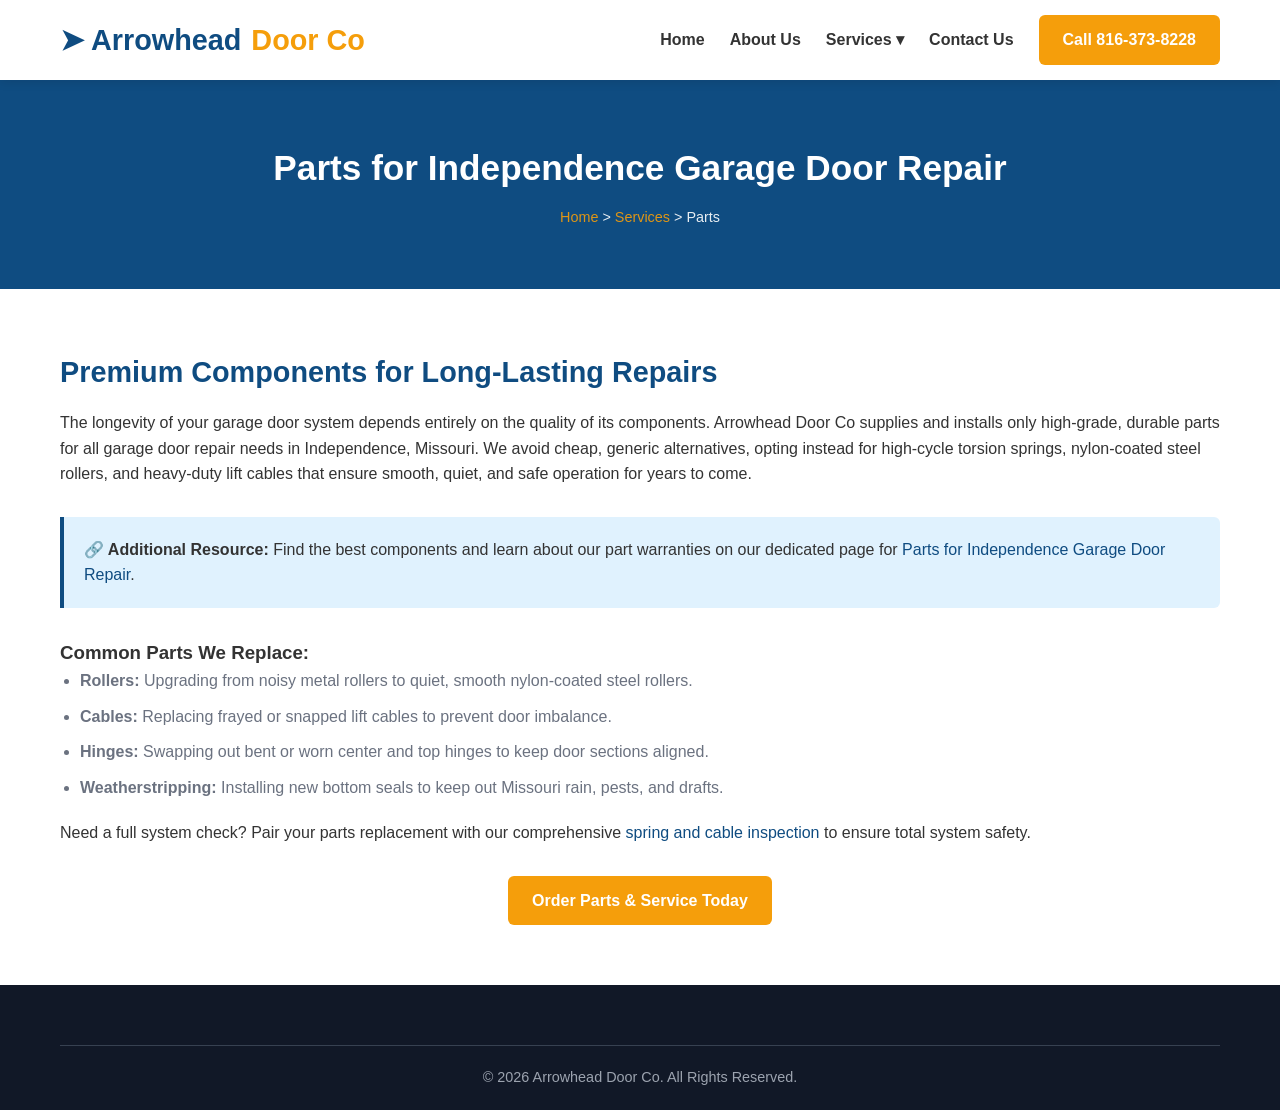
<file: parts-garage-door-repair.html>
<!DOCTYPE html>
<html lang="en">
<head>
    <meta charset="UTF-8">
    <meta name="viewport" content="width=device-width, initial-scale=1.0">
    <title>Parts for Independence Garage Door Repair | Arrowhead Door Co</title>
    <meta name="description" content="High-quality OEM and aftermarket parts for garage door repair in Independence, MO. Rollers, cables, hinges, and sensors installed by experts.">
    <link rel="stylesheet" href="style.css">
</head>
<body>
    <header><div class="nav-container"><a href="index.html" class="logo">➤ Arrowhead <span>Door Co</span></a><nav><ul><li><a href="index.html">Home</a></li><li><a href="about.html">About Us</a></li><li class="dropdown"><a href="#">Services ▾</a><div class="dropdown-content"><a href="https://arrowheadkc.com/garage-door-spring-repair-in-independence-expert-service-you-can-trust/">Spring Repair</a><a href="https://arrowheadkc.com/garage-door-opener-repair-independence-mo/">Opener Repair & Replacement</a><a href="https://arrowheadkc.com/24-7-emergency-garage-door-repair-independence-missouri/">24/7 Emergency Repair</a><a href="https://arrowheadkc.com/garage-door-installation-in-independence-expert-service-you-can-trust/">New Installation</a><a href="https://arrowheadkc.com/parts-for-independence-garage-door-repair/">Garage Door Parts</a></div></li><li><a href="contact.html">Contact Us</a></li><li><a href="tel:8163738228" class="btn btn-primary">Call 816-373-8228</a></li></ul></nav></div></header>

    <div class="page-header"><div class="container"><h1>Parts for Independence Garage Door Repair</h1><div class="breadcrumb"><a href="index.html">Home</a> > <a href="#">Services</a> > Parts</div></div></div>

    <section class="section-padding">
        <div class="container">
            <div class="content-block">
                <h2>Premium Components for Long-Lasting Repairs</h2>
                <p>The longevity of your garage door system depends entirely on the quality of its components. Arrowhead Door Co supplies and installs only high-grade, durable parts for all garage door repair needs in Independence, Missouri. We avoid cheap, generic alternatives, opting instead for high-cycle torsion springs, nylon-coated steel rollers, and heavy-duty lift cables that ensure smooth, quiet, and safe operation for years to come.</p>
                
                <div class="external-link-box">
                    <strong>🔗 Additional Resource:</strong> Find the best components and learn about our part warranties on our dedicated page for <a href="https://arrowheadkc.com/parts-for-independence-garage-door-repair/" target="_blank" rel="noopener">Parts for Independence Garage Door Repair</a>.
                </div>

                <h3>Common Parts We Replace:</h3>
                <ul>
                    <li><strong>Rollers:</strong> Upgrading from noisy metal rollers to quiet, smooth nylon-coated steel rollers.</li>
                    <li><strong>Cables:</strong> Replacing frayed or snapped lift cables to prevent door imbalance.</li>
                    <li><strong>Hinges:</strong> Swapping out bent or worn center and top hinges to keep door sections aligned.</li>
                    <li><strong>Weatherstripping:</strong> Installing new bottom seals to keep out Missouri rain, pests, and drafts.</li>
                </ul>
                <p>Need a full system check? Pair your parts replacement with our comprehensive <a href="https://arrowheadkc.com/garage-door-spring-repair-in-independence-expert-service-you-can-trust/">spring and cable inspection</a> to ensure total system safety.</p>
            </div>
            <div class="text-center"><a href="tel:8163738228" class="btn btn-primary">Order Parts & Service Today</a></div>
        </div>
    </section>
    <footer><div class="container"><div class="copyright">&copy; 2026 Arrowhead Door Co. All Rights Reserved.</div></div></footer>
</body>
</html>
</file>
<file: style.css>
/* style.css */
:root {
    --primary: #0f4c81; /* Classic Trust Blue */
    --primary-dark: #0a355c;
    --accent: #f59e0b; /* Amber for CTAs */
    --accent-hover: #d97706;
    --text: #333333;
    --text-light: #6b7280;
    --bg-light: #f8f9fa;
    --white: #ffffff;
    --max-width: 1200px;
}

* { box-sizing: border-box; margin: 0; padding: 0; }
body { font-family: 'Segoe UI', Roboto, Helvetica, Arial, sans-serif; line-height: 1.6; color: var(--text); background: var(--white); }
a { text-decoration: none; color: var(--primary); transition: 0.3s; }
a:hover { color: var(--accent); }
ul { list-style: none; }
img { max-width: 100%; height: auto; }

/* Utility */
.container { max-width: var(--max-width); margin: 0 auto; padding: 0 20px; }
.btn { display: inline-block; padding: 12px 24px; border-radius: 6px; font-weight: 600; text-align: center; cursor: pointer; }
.btn-primary { background: var(--accent); color: var(--white); }
.btn-primary:hover { background: var(--accent-hover); color: var(--white); }
.btn-outline { border: 2px solid var(--white); color: var(--white); }
.btn-outline:hover { background: var(--white); color: var(--primary); }
.text-center { text-align: center; }
.section-padding { padding: 60px 0; }
.bg-light { background: var(--bg-light); }

/* Header */
.top-bar { background: var(--primary-dark); color: var(--white); padding: 10px 0; font-size: 0.9rem; }
.top-bar .container { display: flex; justify-content: space-between; align-items: center; flex-wrap: wrap; }
.top-bar a { color: var(--white); margin-left: 15px; }
header { background: var(--white); box-shadow: 0 2px 10px rgba(0,0,0,0.1); position: sticky; top: 0; z-index: 1000; }
.nav-container { display: flex; justify-content: space-between; align-items: center; padding: 15px 20px; max-width: var(--max-width); margin: 0 auto; }
.logo { font-size: 1.8rem; font-weight: 800; color: var(--primary); display: flex; align-items: center; gap: 10px; }
.logo span { color: var(--accent); }
nav ul { display: flex; gap: 25px; align-items: center; }
nav a { font-weight: 600; color: var(--text); }
nav a:hover { color: var(--primary); }
.dropdown { position: relative; }
.dropdown-content { display: none; position: absolute; background: var(--white); min-width: 280px; box-shadow: 0 8px 16px rgba(0,0,0,0.1); border-radius: 6px; top: 100%; left: 0; padding: 10px 0; }
.dropdown:hover .dropdown-content { display: block; }
.dropdown-content a { display: block; padding: 10px 20px; color: var(--text); font-size: 0.95rem; }
.dropdown-content a:hover { background: var(--bg-light); color: var(--primary); }

/* Hero */
.hero { background: linear-gradient(rgba(15, 76, 129, 0.85), rgba(15, 76, 129, 0.85)), url('https://images.unsplash.com/photo-1595429035839-c99c298ffdde?auto=format&fit=crop&w=1920&q=80') center/cover; color: var(--white); padding: 100px 0; text-align: center; }
.hero h1 { font-size: 2.8rem; margin-bottom: 20px; line-height: 1.2; }
.hero p { font-size: 1.2rem; margin-bottom: 30px; max-width: 700px; margin-left: auto; margin-right: auto; }
.hero-btns { display: flex; gap: 15px; justify-content: center; flex-wrap: wrap; }

/* Trust Badges */
.trust-badges { display: flex; justify-content: space-around; flex-wrap: wrap; gap: 20px; padding: 30px 0; background: var(--white); border-bottom: 1px solid #e5e7eb; }
.badge { text-align: center; font-weight: 600; color: var(--primary); display: flex; flex-direction: column; align-items: center; gap: 8px; }
.badge-icon { font-size: 2rem; }

/* Services Grid */
.services-grid { display: grid; grid-template-columns: repeat(auto-fit, minmax(300px, 1fr)); gap: 30px; margin-top: 40px; }
.service-card { background: var(--white); border-radius: 8px; overflow: hidden; box-shadow: 0 4px 6px rgba(0,0,0,0.05); transition: 0.3s; border: 1px solid #e5e7eb; }
.service-card:hover { transform: translateY(-5px); box-shadow: 0 10px 20px rgba(0,0,0,0.1); }
.service-card-body { padding: 25px; }
.service-card h3 { color: var(--primary); margin-bottom: 15px; font-size: 1.3rem; }
.service-card p { color: var(--text-light); margin-bottom: 20px; font-size: 0.95rem; }

/* Content Pages */
.page-header { background: var(--primary); color: var(--white); padding: 60px 0; text-align: center; }
.page-header h1 { font-size: 2.2rem; margin-bottom: 10px; }
.breadcrumb { font-size: 0.9rem; opacity: 0.9; }
.breadcrumb a { color: var(--accent); }
.content-block { margin-bottom: 30px; }
.content-block h2 { color: var(--primary); margin-bottom: 15px; font-size: 1.8rem; }
.content-block ul { list-style: disc; padding-left: 20px; margin-bottom: 20px; color: var(--text-light); }
.content-block li { margin-bottom: 10px; }
.external-link-box { background: #e0f2fe; border-left: 4px solid var(--primary); padding: 20px; margin: 30px 0; border-radius: 0 6px 6px 0; }

/* Contact & Footer */
.contact-grid { display: grid; grid-template-columns: 1fr 1fr; gap: 40px; }
.contact-info-box { background: var(--primary); color: var(--white); padding: 40px; border-radius: 8px; }
.contact-info-box h3 { margin-bottom: 20px; color: var(--accent); }
.contact-info-box p { margin-bottom: 15px; display: flex; align-items: center; gap: 10px; }
footer { background: #111827; color: #9ca3af; padding: 60px 0 20px; }
.footer-grid { display: grid; grid-template-columns: repeat(auto-fit, minmax(250px, 1fr)); gap: 40px; margin-bottom: 40px; }
.footer-col h4 { color: var(--white); margin-bottom: 20px; font-size: 1.2rem; }
.footer-col ul li { margin-bottom: 10px; }
.footer-col a { color: #9ca3af; }
.footer-col a:hover { color: var(--accent); }
.copyright { text-align: center; padding-top: 20px; border-top: 1px solid #374151; font-size: 0.9rem; }

/* Responsive */
@media (max-width: 768px) {
    .nav-container { flex-direction: column; gap: 15px; }
    nav ul { flex-direction: column; gap: 10px; text-align: center; }
    .hero h1 { font-size: 2rem; }
    .contact-grid { grid-template-columns: 1fr; }
    .dropdown-content { position: static; box-shadow: none; border: 1px solid #e5e7eb; }
}
</file>
